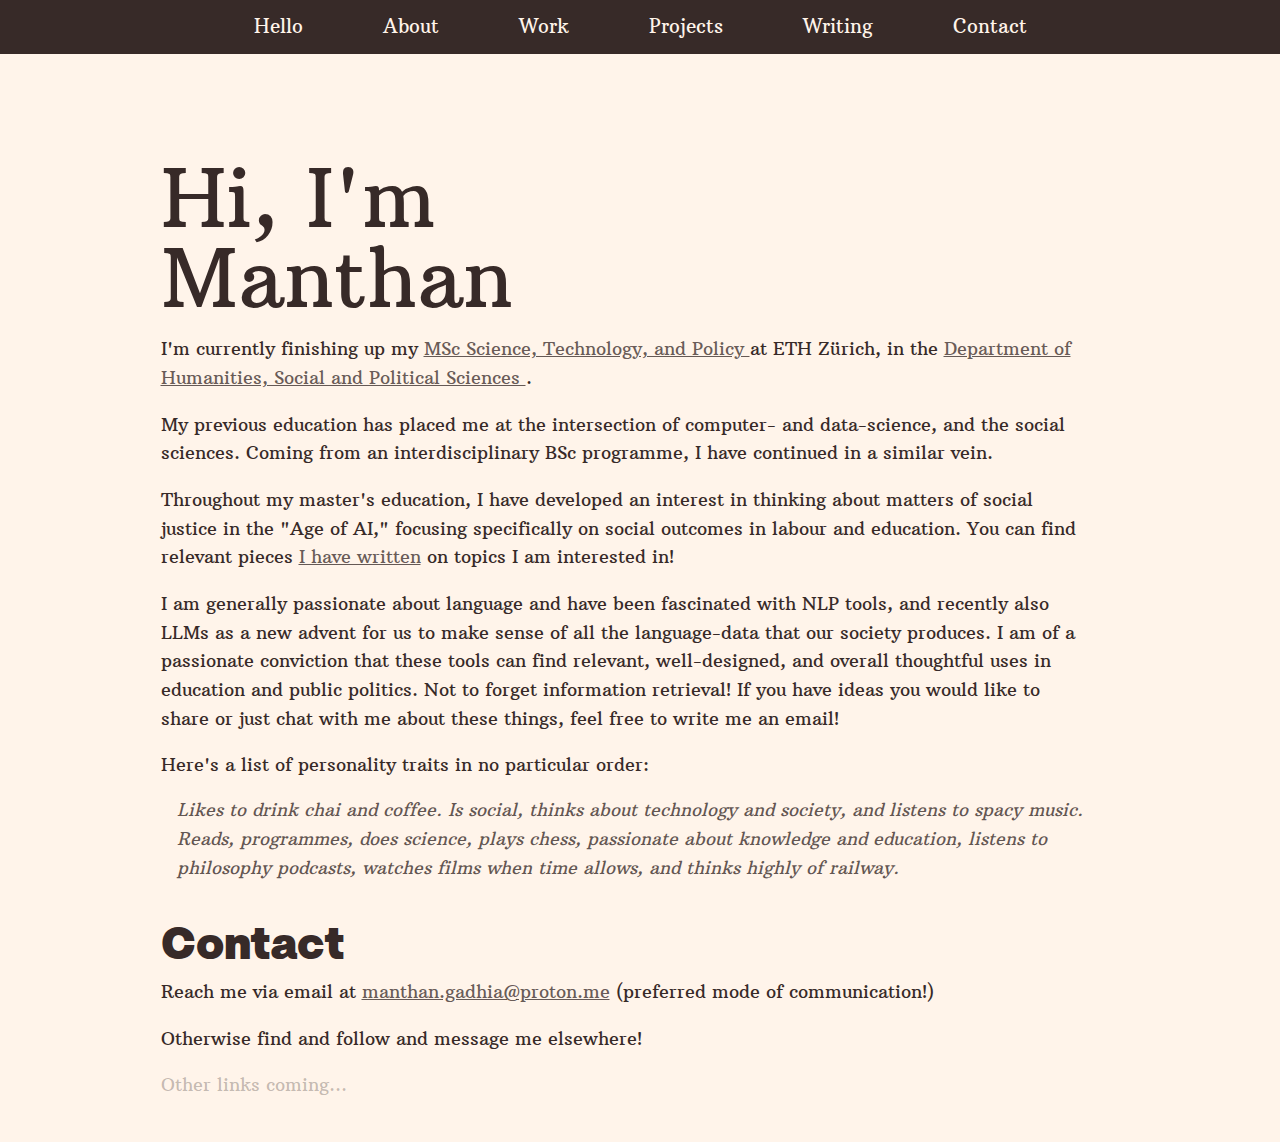
<file: index.html>
<!DOCTYPE html>
<html lang="en">
	<head>
		<meta charset="UTF-8" />
		<meta name="viewport" content="width=device-width, initial-scale=1.0" />
		<title>Hello, Manthan</title>
		<link rel="stylesheet" href="styles.css" />
	</head>
	<body>
        <div id="navbar"></div>
		<main class="two-column">
			<!-- LEFT COLUMN -->
			<div class="column">
				<section id="about">
					<h1 class="page-header">
						<span class="greeting">Hi, I'm</span>
						<span class="name">Manthan</span>
					</h1>
					<p>
						I'm currently finishing up my
						<a href="https://istp.ethz.ch/" target="_blank">
							MSc Science, Technology, and Policy
						</a>
						at ETH Zürich, in the
						<a href="https://gess.ethz.ch/en/" target="_blank">
							Department of Humanities, Social and Political Sciences </a
						>.
					</p>
					<p>
						My previous education has placed me at the intersection of computer-
						and data-science, and the social sciences. Coming from an interdisciplinary
						BSc programme, I have continued in a similar vein.
					</p>
					<p>
						Throughout my master's education, I have developed an interest in
						thinking about matters of social justice in the "Age of AI,"
						focusing specifically on social outcomes in labour and education.
						You can find relevant pieces
						<a href="blog.html">I have written</a> on topics I am interested in!
					</p>
					<p>
						I am generally passionate about language and have been fascinated
						with NLP tools, and recently also LLMs as a new advent for us to
						make sense of all the language-data that our society produces. I
						am of a passionate conviction that these tools can find relevant, 
						well-designed, and overall thoughtful uses in education and public 
						politics. Not to forget information retrieval! If you have ideas 
                        you would like to share or just chat with me about these things, 
                        feel free to write me an email!
					</p>
					<p>
						Here's a list of personality traits in no particular order:
						<span class="personality">
							Likes to drink chai and coffee. Is social, thinks about technology
							and society, and listens to spacy music. Reads, programmes, does
							science, plays chess, passionate about knowledge and education,
							listens to philosophy podcasts, watches films when time allows,
							and thinks highly of railway.
						</span>
					</p>
				</section>
				<section id="contact">
					<h2>Contact</h2>
					<p>
						Reach me via email at 
						<a href="mailto:manthan.gadhia@proton.me ">manthan.gadhia@proton.me</a>
						(preferred mode of communication!)
					</p>
					<p>
						Otherwise find and follow and message me elsewhere!
					</p>
					<p class="todo">Other links coming...</p>
				</section>
			</div>

			<!-- RIGHT COLUMN -->
			<div class="column">
			</div>
		</main>

        <script src="navbar.js"></script>
	</body>
</html>
</file>
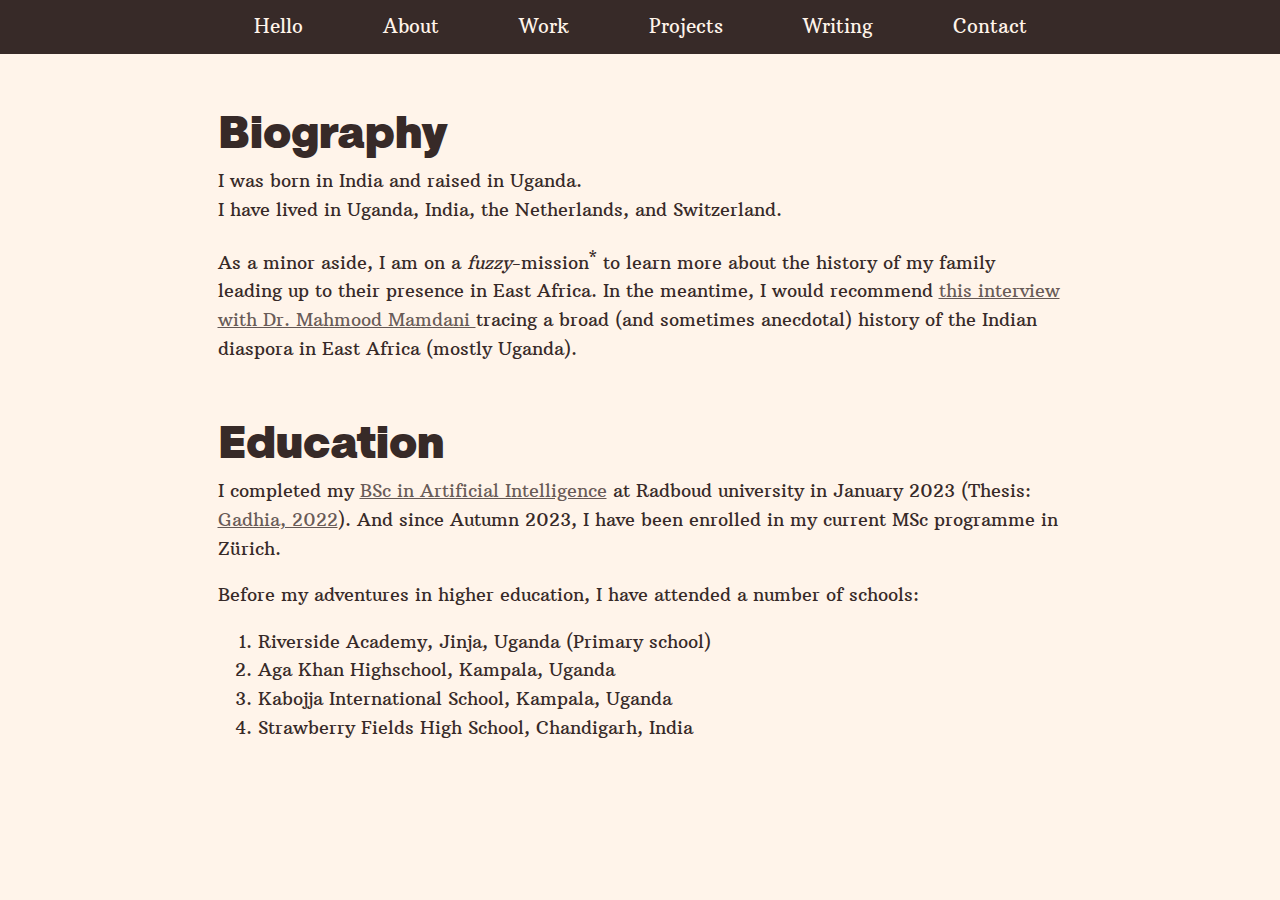
<file: about.html>
<!DOCTYPE html>
<html lang="en">
	<head>
		<meta charset="UTF-8" />
		<meta name="viewport" content="width=device-width, initial-scale=1.0" />
		<title>About Manthan</title>
		<link rel="stylesheet" href="styles.css" />
	</head>
	<body>
        <div id="navbar"></div>
		<section id="biography">
			<h2>Biography</h2>
			<p>
				I was born in India and raised in Uganda. <br />
				I have lived in Uganda, India, the Netherlands, and Switzerland.
			</p>
			<p>
				As a minor aside, I am on a <em>fuzzy</em>-mission<sup
					title="Technically I'm on it, but only sometimes."
					>*</sup
				>
				to learn more about the history of my family leading up to their
				presence in East Africa. In the meantime, I would recommend
				<a
					href="https://pca.st/o3sukqzi"
					title="Link to PocketCasts, but I recommend listening on your platform of preference!"
					target="_blank"
				>
					this interview with Dr. Mahmood Mamdani
				</a>
				tracing a broad (and sometimes anecdotal) history of the Indian diaspora
				in East Africa (mostly Uganda).
			</p>
		</section>
        <section id="education">
            <h2>Education</h2>
            <p>
                I completed my <a href="https://www.ru.nl/en/education/bachelors/artificial-intelligence" target="_blank">BSc in Artificial Intelligence</a> at Radboud university
                in January 2023 (Thesis:
                <a
                    href="https://theses.ubn.ru.nl/server/api/core/bitstreams/a6761ebd-52a1-47fa-9004-1de5b88a6000/content"
                    target="_blank"
                    > Gadhia, 2022</a
                >). And since Autumn 2023, I have been enrolled in my current MSc programme in Zürich.
            </p>
            <p>
                Before my adventures in higher education, I have attended a number of schools:
                <ol>
                    <li>Riverside Academy, Jinja, Uganda (Primary school)</li>
                    <li>Aga Khan Highschool, Kampala, Uganda</li>
                    <li>Kabojja International School, Kampala, Uganda</li>
                    <li>Strawberry Fields High School, Chandigarh, India</li>
                </ol> 
            </p>
        </section>
        <script src="navbar.js"></script>
	</body>
</html>
</file>
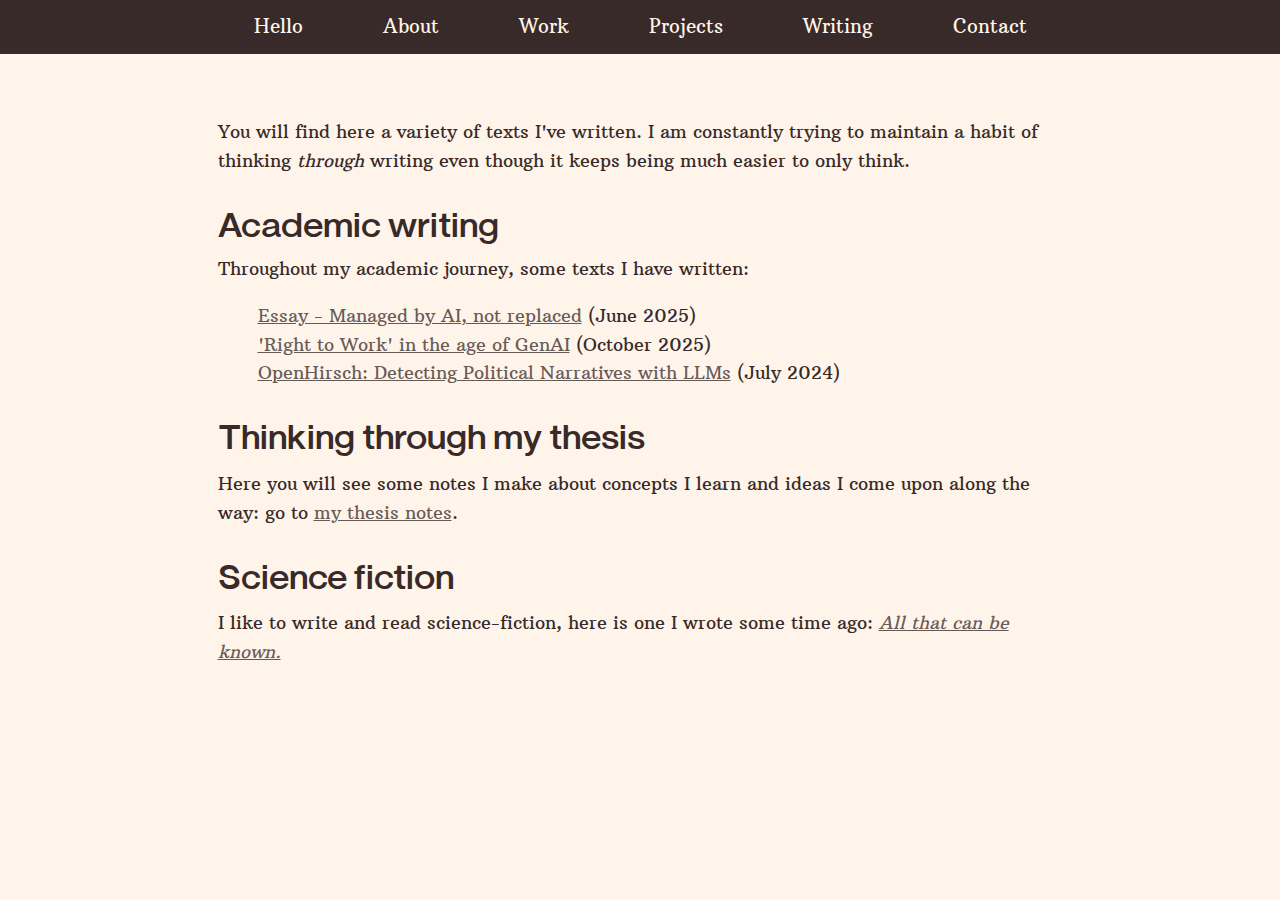
<file: blog.html>
<!DOCTYPE html>
<html lang="en">
	<head>
		<meta charset="UTF-8" />
		<meta name="viewport" content="width=device-width, initial-scale=1.0" />
		<title>Hello, blog</title>
		<link rel="stylesheet" href="styles.css" />
	</head>
	<body>
        <div id="navbar"></div>
        <section id="blog-intro">
            <p>
                You will find here a variety of texts I've written. I am constantly trying to maintain a habit of thinking <em>through</em> 
                writing even though it keeps being much easier to only think.
            </p>
            <h3>Academic writing</h3>
            Throughout my academic journey, some texts I have written:
            <ul class="text_list">
                <li><a href="blogposts/essay_managed.html">Essay - Managed by AI, not replaced</a> (June 2025)</li>
                <li><a href="data/academic/Right to Work in the age of GenAI.pdf" target="_blank">'Right to Work' in the age of GenAI</a> (October 2025)</li>
                <li><a href="data/academic/OpenHirsch - Detecting Political Narratives with LLMs.pdf" target="_blank">OpenHirsch: Detecting Political Narratives with LLMs</a> (July 2024)</li>
                <li></li>
            </ul>
            <h3>Thinking through my thesis</h3>
            <p>
                Here you will see some notes I make about concepts I learn and ideas I come upon along the way: go 
                to <a href="blogposts/thesisnotes.html">my thesis notes</a>.
            </p>            
            <h3>Science fiction</h3>
            <p>
                I like to write and read science-fiction, here is one I wrote some time ago:
                <a href="blogposts/allthatcanbeknown.html" target="_blank"><em>All that can be known.</em></a>
            </p>

        </section>
        <script src="navbar.js"></script>
	</body>
</html>
</file>
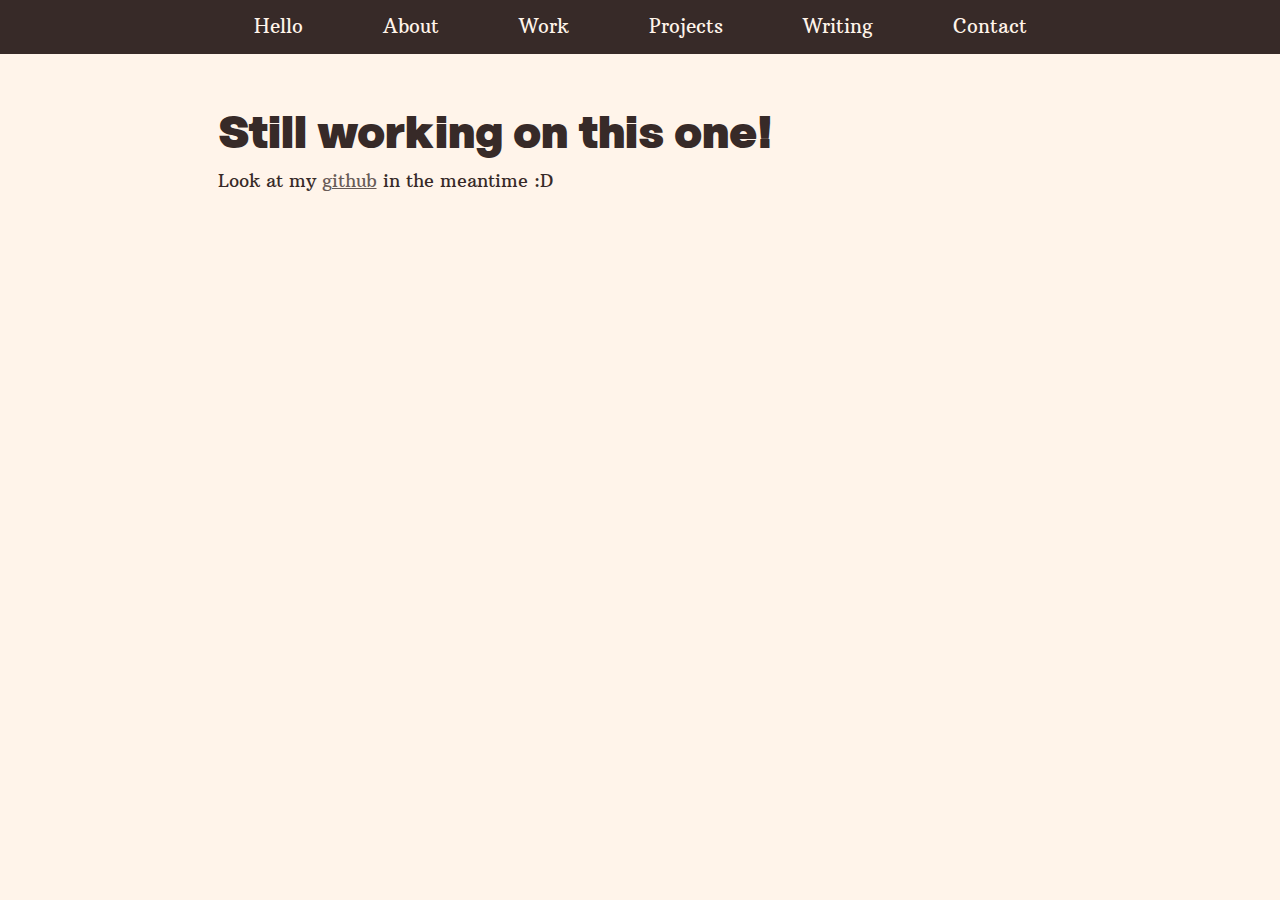
<file: projects.html>
<!DOCTYPE html>
<html lang="en">
	<head>
		<meta charset="UTF-8" />
		<meta name="viewport" content="width=device-width, initial-scale=1.0" />
		<title>Manthan's projects</title>
		<link rel="stylesheet" href="styles.css" />
	</head>
	<body>
		<nav class="navbar">
			<ul>
				<li><a href="index.html#about">Hello</a></li>
				<li><a href="about.html">About</a></li>
				<li><a href="work.html">Work</a></li>
				<li><a href="projects.html">Projects</a></li>
				<li><a href="blog.html">Writing</a></li>				
				<li><a href="index.html#contact">Contact</a></li>
			</ul>
		</nav>
		<section id="projects">
			<h2>Still working on this one!</h2>
			<p>
				Look at my <a href="https://github.com/manthangadhia/", target="_blank">github</a> in the meantime
				:D
			</p>
		</section>
	</body>
</html>
</file>
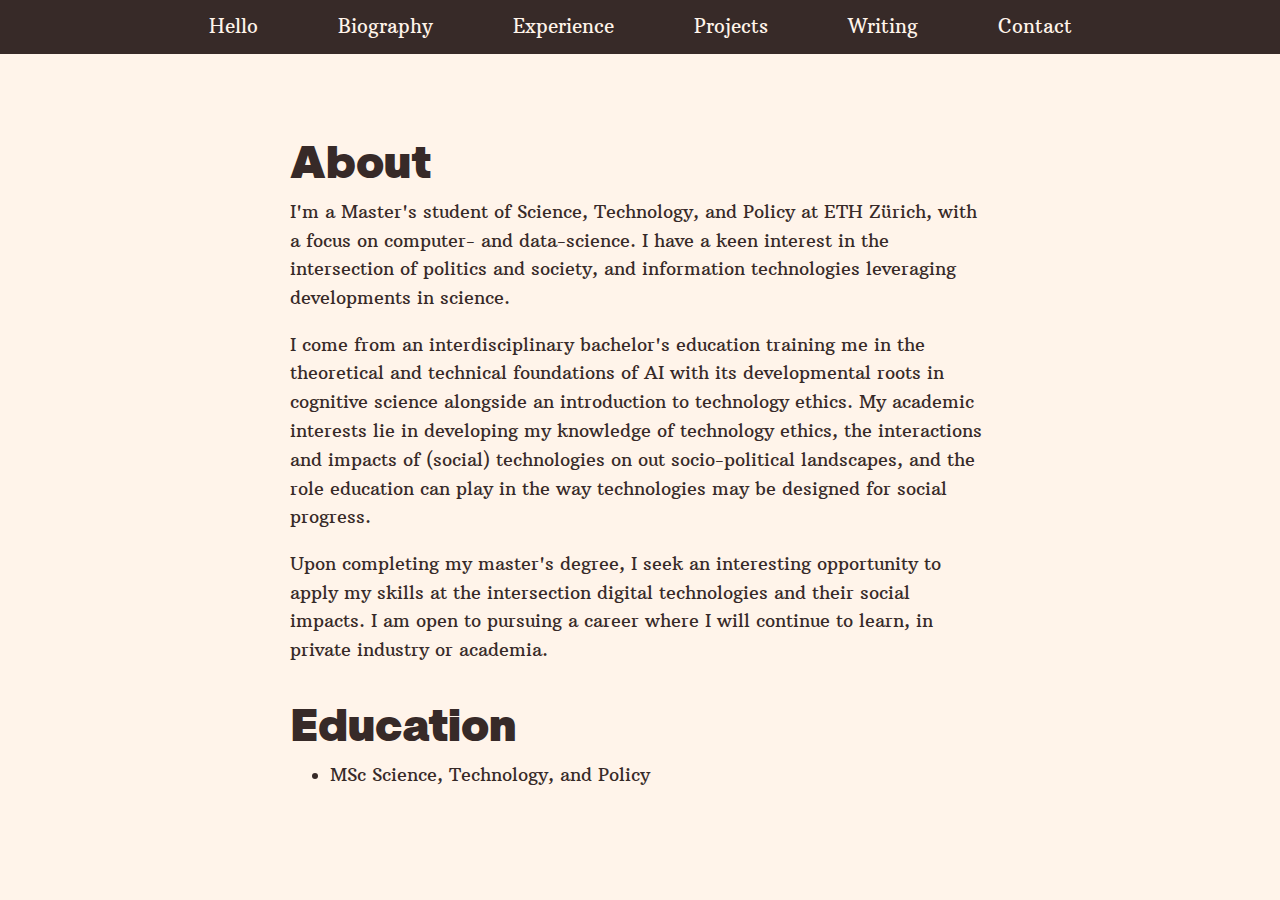
<file: resume.html>
<!DOCTYPE html>
<html lang="en">
	<head>
		<meta charset="UTF-8" />
		<meta name="viewport" content="width=device-width, initial-scale=1.0" />
		<title>Manthan's Resume</title>
		<link rel="stylesheet" href="styles.css" />
	</head>
	<body>
		<nav class="navbar">
			<ul>
				<li><a href="index.html">Hello</a></li>
				<li><a href="#biography">Biography</a></li>
				<li><a href="#experience">Experience</a></li>
				<li><a href="#projects">Projects</a></li>
				<li><a href="blog.html">Writing</a></li>
				<li><a href="#contact">Contact</a></li>
			</ul>
		</nav>
		<main class="single-column">
			<h2>About</h2>
			<p>
				I'm a Master's student of Science, Technology, and Policy at ETH Zürich,
				with a focus on computer- and data-science. I have a keen interest in the 
                intersection of politics and society, and information technologies leveraging
                developments in science.
			</p>
            <p>
                I come from an interdisciplinary bachelor's education training me in the 
                theoretical and technical foundations of AI with its developmental roots in
                cognitive science alongside an introduction to technology ethics. My academic
                interests lie in developing my knowledge of technology ethics, the interactions 
                and impacts of (social) technologies on out socio-political landscapes, and the 
                role education can play in the way technologies may be designed for social progress.
            </p>
            <p>
                Upon completing my master's degree, I seek an interesting opportunity to apply
                my skills at the intersection digital technologies and their social impacts. I 
                am open to pursuing a career where I will continue to learn, in private industry
                or academia.
            </p>

            <h2>Education</h2>
            <ul>
                <li><span>MSc Science, Technology, and Policy</span>
                <span></span></li>
            </ul>
		</main>
	</body>
</html>
</file>
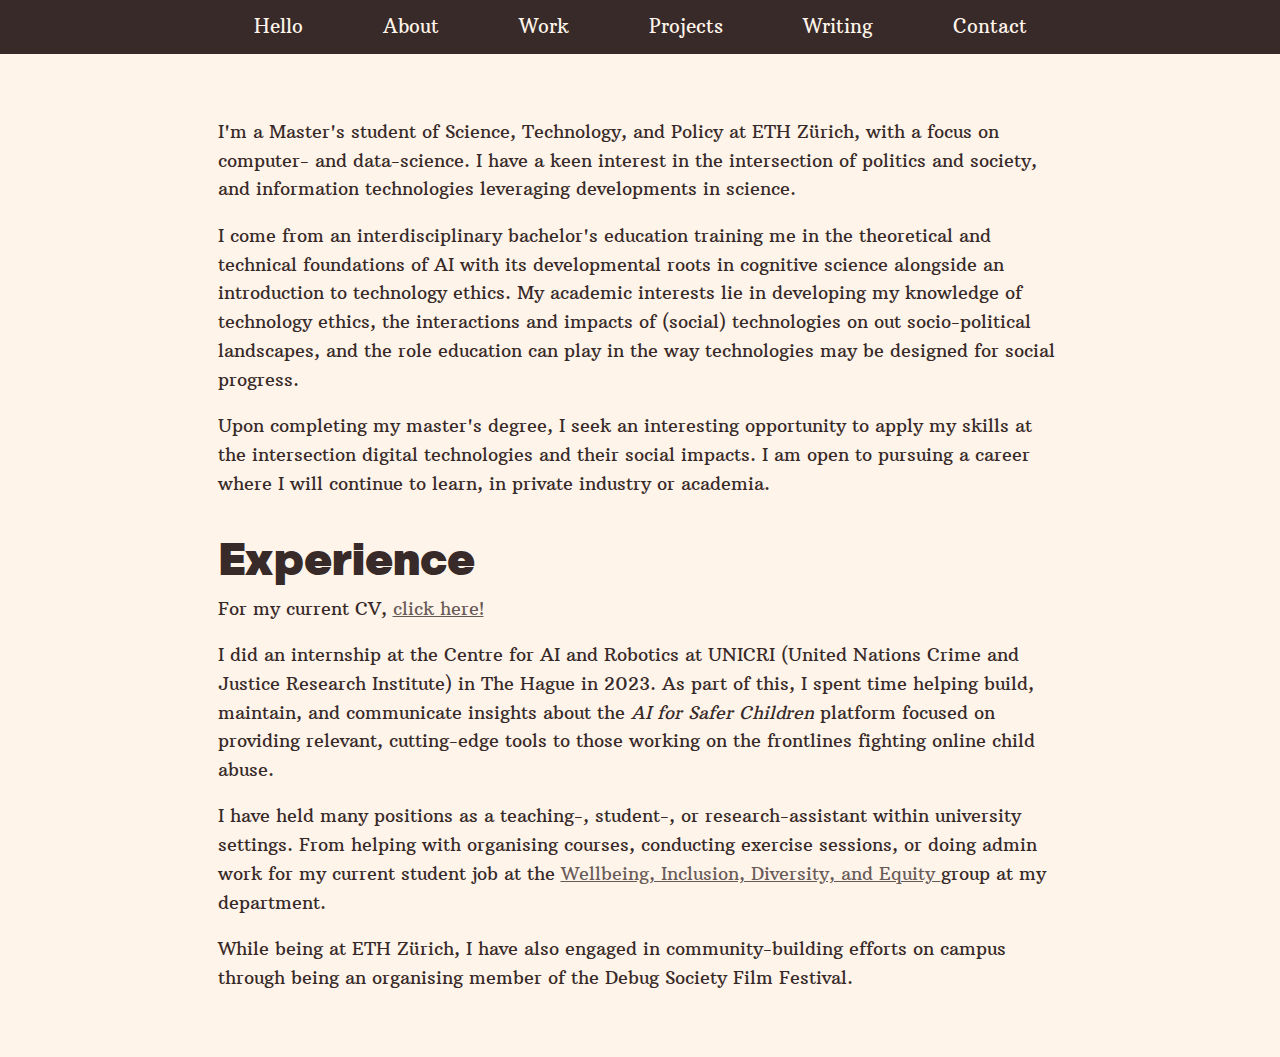
<file: work.html>
<!DOCTYPE html>
<html lang="en">
	<head>
		<meta charset="UTF-8" />
		<meta name="viewport" content="width=device-width, initial-scale=1.0" />
		<title>Manthan's Resume</title>
		<link rel="stylesheet" href="styles.css" />
	</head>
	<body>
        <div id="navbar"></div>
<section id="experience">
				<p>
				I'm a Master's student of Science, Technology, and Policy at ETH Zürich,
				with a focus on computer- and data-science. I have a keen interest in the 
                intersection of politics and society, and information technologies leveraging
                developments in science.
			</p>
            <p>
                I come from an interdisciplinary bachelor's education training me in the 
                theoretical and technical foundations of AI with its developmental roots in
                cognitive science alongside an introduction to technology ethics. My academic
                interests lie in developing my knowledge of technology ethics, the interactions 
                and impacts of (social) technologies on out socio-political landscapes, and the 
                role education can play in the way technologies may be designed for social progress.
            </p>
            <p>
                Upon completing my master's degree, I seek an interesting opportunity to apply
                my skills at the intersection digital technologies and their social impacts. I 
                am open to pursuing a career where I will continue to learn, in private industry
                or academia.
            </p>
				
					<h2>Experience</h2>
					<p>For my current CV, <a href="data/resume/CV - Manthan Gadhia.pdf">click here!</a></p>
					<p>
						I did an internship at the Centre for AI and Robotics at UNICRI
						(United Nations Crime and Justice Research Institute) in The Hague
						in 2023. As part of this, I spent time helping build, maintain, and
						communicate insights about the
						<em> AI for Safer Children </em>
						platform focused on providing relevant, cutting-edge tools to those
						working on the frontlines fighting online child abuse.
					</p>
					<p>
						I have held many positions as a teaching-, student-, or
						research-assistant within university settings. From helping with
						organising courses, conducting exercise sessions, or doing admin
						work for my current student job at the
						<a
							href="https://gess.ethz.ch/en/the-department/WIDE.html"
							target="_blank"
						>
							Wellbeing, Inclusion, Diversity, and Equity
						</a>
						group at my department.
					</p>
					<p>
						While being at ETH Zürich, I have also engaged in community-building
						efforts on campus through being an organising member of the Debug
						Society Film Festival.
					</p>
				</section>

            </ul>
	        <script src="navbar.js"></script>
	</body>
</html>
</file>
<file: styles.css>
/* fundamental scrolling behaviour */
html {
	scroll-behavior: smooth;
	scroll-padding-top: 5rem;
}

/* Fonts */
/* Boxing */
@font-face {
  font-family: 'Boxing';
  src: url('//cdn.fontshare.com/wf/3TCCMEW7OSY4MORIBO6XAVNRHGH2GCNO/M4CQ6LURAV5JJNQN553ONEN4JC5LOWC4/TBVH46IPDALW6CXZUYYWHJP7BV43WVVF.woff2') format('woff2'),
       url('//cdn.fontshare.com/wf/3TCCMEW7OSY4MORIBO6XAVNRHGH2GCNO/M4CQ6LURAV5JJNQN553ONEN4JC5LOWC4/TBVH46IPDALW6CXZUYYWHJP7BV43WVVF.woff') format('woff'),
       url('//cdn.fontshare.com/wf/3TCCMEW7OSY4MORIBO6XAVNRHGH2GCNO/M4CQ6LURAV5JJNQN553ONEN4JC5LOWC4/TBVH46IPDALW6CXZUYYWHJP7BV43WVVF.ttf') format('truetype');
  font-weight: 400;
  font-display: swap;
  font-style: normal;
}

@font-face {
	font-family: "Quicksand";
	src: url(fonts/Quicksand_Complete/TTF/Quicksand-Variable.ttf);
}

.quicksand-regular {
	font-family: "Quicksand", sans-serif;
	font-weight: 100;
	
}

@font-face {
	font-family: "Arbutus Slab";
	src: url(fonts/Arbutus_Slab/ArbutusSlab-Regular.ttf);
}

@font-face {
    font-family: "NatureBlack";
    src: url(fonts/zt_nature/ZTNature-Black.ttf);
}

@font-face {
	font-family: "NatureMed";
	src: url(fonts/zt_nature/ZTNature-Medium.ttf);
}

.arbutus-slab-regular {
	font-family: "Arbutus Slab", serif;
	font-weight: 400;
	font-style: normal;
	letter-spacing: -0.01em;
	color: #372a28;
}



/* Basic reset and text styling */

body {
	margin: 0;
	padding: 0;
	font-family: "Arbutus Slab";
	font-weight: 400;
	font-size: 1.1rem;
	line-height: 1.8rem;
	color: #372a28;
	/* background-color: #ffd455; */
	background-color: #fff4ea;
}

body a {
    color: #372a28c4;
    transition: color 0.2s ease;
}

body a:hover {
    color: rgb(131, 83, 19);
}

/* Remove margin from first heading */
h1,
h2,
h3
{
	margin-top: 1em;
    margin-bottom: 1rem;
}

.greeting,
.name {
	display: block; /* Makes them stack vertically */
}

.question,
.user-input {
	display: block;
}

h2 {
    font-family: "NatureBlack";
	font-weight: 300;
	font-size: 2.9rem;
	padding-bottom: 0.2rem;
}

h3 {
	font-family: "NatureMed";
	font-weight: 200;
	font-size: 2.2rem;
	padding: auto;
}

/* --- Two-column layout --- */
.two-column {
	display: flex;
	flex-direction: row; /* side by side on desktop */
	justify-content: center;
	align-items: flex-start;
	gap: 1rem;
	max-width: 75ch;
	margin: 0 auto; /* centers the content */
	padding: 1rem;
}

.column {
	flex: auto; /* equal width */
	padding: 0.5rem;
}

/* Large, serif name at the top left */
.column:first-child h1 {
	font-weight: 550;
	font-size: 5rem;
	margin-bottom: 1rem;
	line-height: 1;
    transition: color 0.2s ease;
}

.column:first-child h1:hover {
    color: #2a6132;
}


/* --- Responsive collapse --- */
@media (max-width: 768px) {
	.two-column {
		flex-direction: column;
		padding: 1rem;
		margin: 2rem auto;
	}

	.column {
		padding: 1.5rem;
	}

	.column:first-child h1 {
		font-size: 3rem;
	}
}

/* --- Navbar --- */
.navbar {
	position: sticky; /* sticks to top of viewport */
	top: 0; /* position at top edge */
	width: 100%; /* full width */
	background: #372a28; /* light background (customize this) */
	/* border-bottom: 1px solid #372a28; */
	z-index: 1000; /* ensure it stays above other content */
}

.navbar ul {
	display: flex; /* horizontal layout */
	justify-content: center; /* center the items */
	gap: 5rem; /* space between links */
	list-style: none; /* remove bullets */
	margin: 0;
	padding: 0.75rem 1rem;
}

.navbar a {
	text-decoration: none;
	font-family: "Arbutus Slab", serif;
	font-size: 1.2rem;
	color: #fff4ea;
	transition: color 0.2s ease;
}

.navbar a:hover {
	color: #ffd455;
}

/* Animations and quirky info*/
.personality {
	display: block;
	color: #372a28c7;
	font-style: italic;
	margin-left: 1rem;
	margin-top: 1rem;
}

.todo {
	color: #372a284d;
}

/* Single column layout for other pages */
.single-column {
	max-width: 700px; /* adjust this to your preferred width */
	margin: 2rem auto; /* centers the content */
	padding: 1rem 2rem;
}

/* Responsive adjustments */
@media (max-width: 768px) {
	.single-column {
		padding: 1rem;
		margin: 1rem auto;
	}
}

/* Styling for sections on individual pages */

#biography, 
#projects, 
#blog-intro,
#experience,
#education,
#essay  {
	max-width: 65ch;
	margin: 4rem auto;
	padding: 0 1rem;
}
/* this is a list of texts that I don't want to have marks  */
.text_list {
	list-style: none;
}
.subtitle {
	font-size: 1.5rem;
	font-weight: 400;
}
.disclaimer {
	justify-content: center;
	color: #372a28a5;
}
</file>
